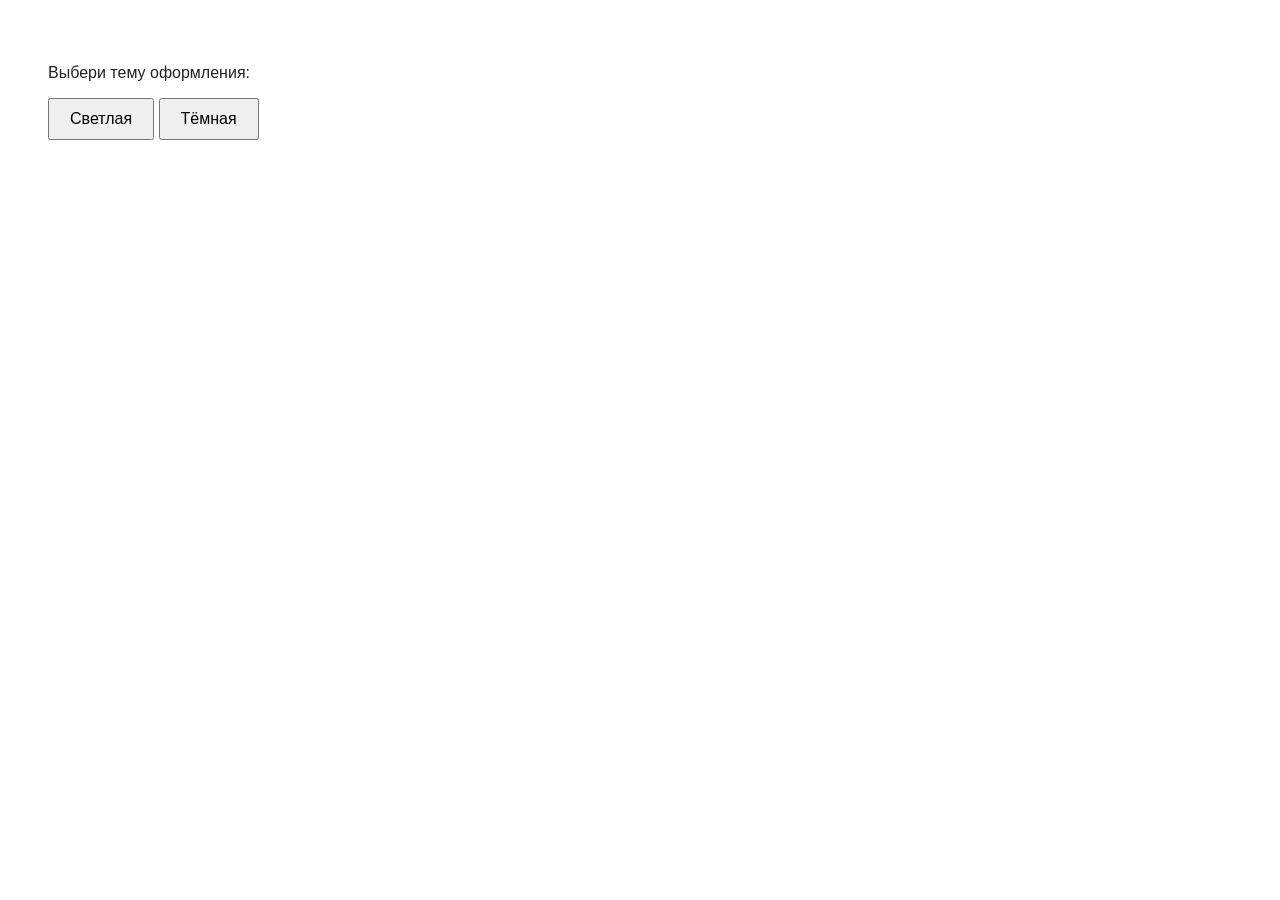
<file: FrontEndРазработка/Практика3/index.html>
<!DOCTYPE html>
<html lang="ru">
<head>
  <meta charset="UTF-8">
  <title>Практика 3</title>
  <link rel="stylesheet" href="style.css">
</head>
<body>
  <p>Выбери тему оформления:</p>

  <button id="light">Светлая</button>
  <button id="dark">Тёмная</button>

  <script src="script.js"></script>
</body>
</html>
</file>
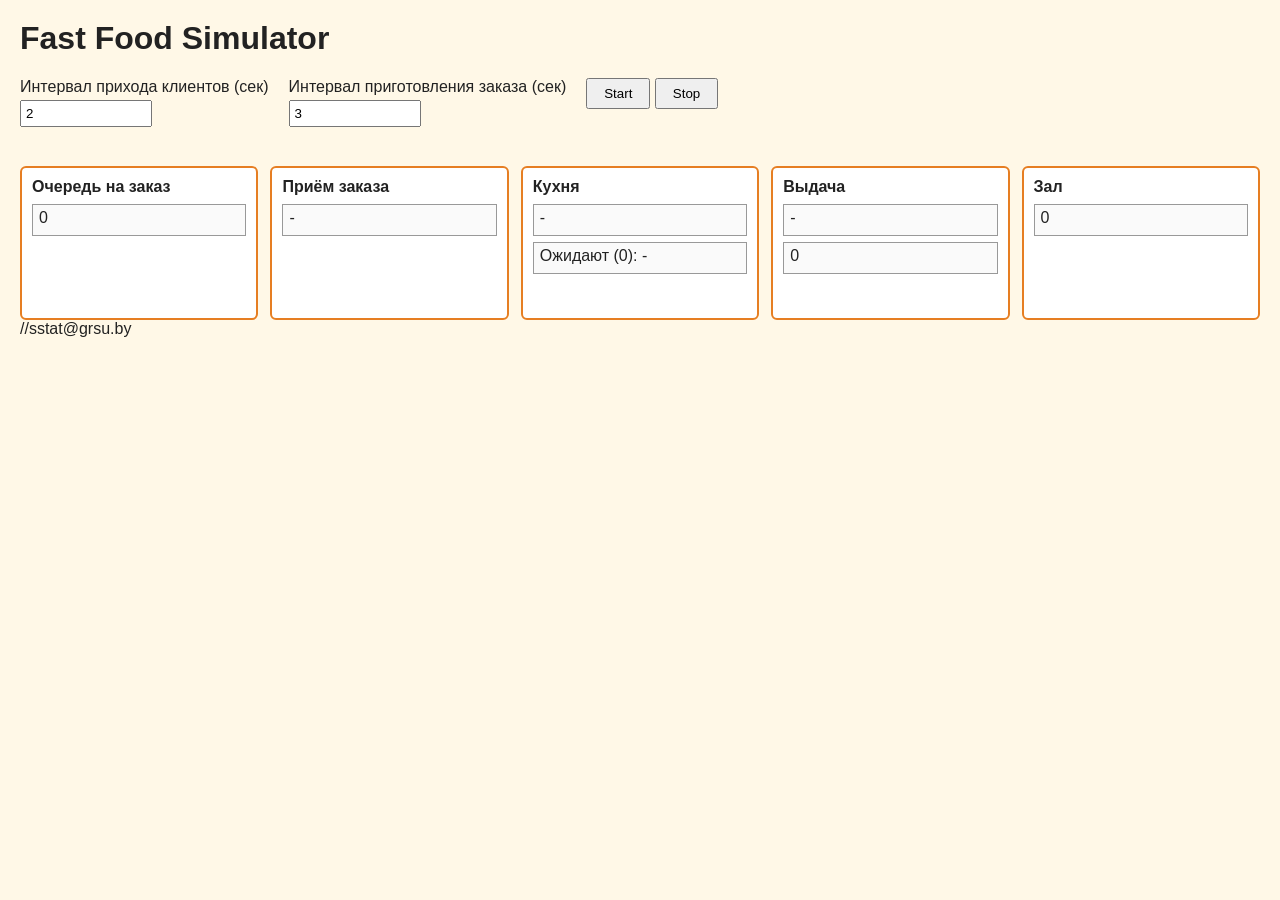
<file: Объектно-ориентированные технологии программирования и стандарты проектирования/Lab1/index.html>
<!DOCTYPE html>
<html lang="ru">
<head>
<meta charset="UTF-8">
<meta name="viewport" content="width=device-width, initial-scale=1">
<title>Fast Food Simulator</title>
<link rel="stylesheet" href="style.css">
</head>
<body>
<h1>Fast Food Simulator</h1>

<div class="controls">
  <div>
    <label for="arrival">Интервал прихода клиентов (сек)</label>
    <input id="arrival" type="text" value="2">
    <div class="error" id="arrivalError"></div>
  </div>
  <div>
    <label for="cook">Интервал приготовления заказа (сек)</label>
    <input id="cook" type="text" value="3">
    <div class="error" id="cookError"></div>
  </div>
  <div>
    <button id="start">Start</button>
    <button id="stop">Stop</button>
  </div>
</div>

<div class="areas">
  <div class="area">
    <h2>Очередь на заказ</h2>
    <div class="box" id="lineCount">0</div>
    <div class="visual" id="lineVisual"></div>
  </div>
  <div class="area">
    <h2>Приём заказа</h2>
    <div class="box" id="takingOrder">-</div>
    <div class="visual" id="takerVisual"></div>
  </div>
  <div class="area">
    <h2>Кухня</h2>
    <div class="box" id="cooking">-</div>
    <div class="box" id="waiting">Ожидают (0): -</div>
    <div class="visual" id="kitchenVisual"></div>
  </div>
  <div class="area">
    <h2>Выдача</h2>
    <div class="box" id="pickup">-</div>
    <div class="box" id="servingCount">0</div>
    <div class="visual" id="servingVisual"></div>
  </div>
  <div class="area">
    <h2>Зал</h2>
    <div class="box" id="diningCount">0</div>
    <div class="visual" id="diningVisual"></div>
  </div>
</div>

<script src="state.js"></script>
<script src="utils.js"></script>
<script src="validation.js"></script>
<script src="ui.js"></script>
<script src="actors.js"></script>
<script src="main.js"></script>
</body>
</html>

//sstat@grsu.by
</file>
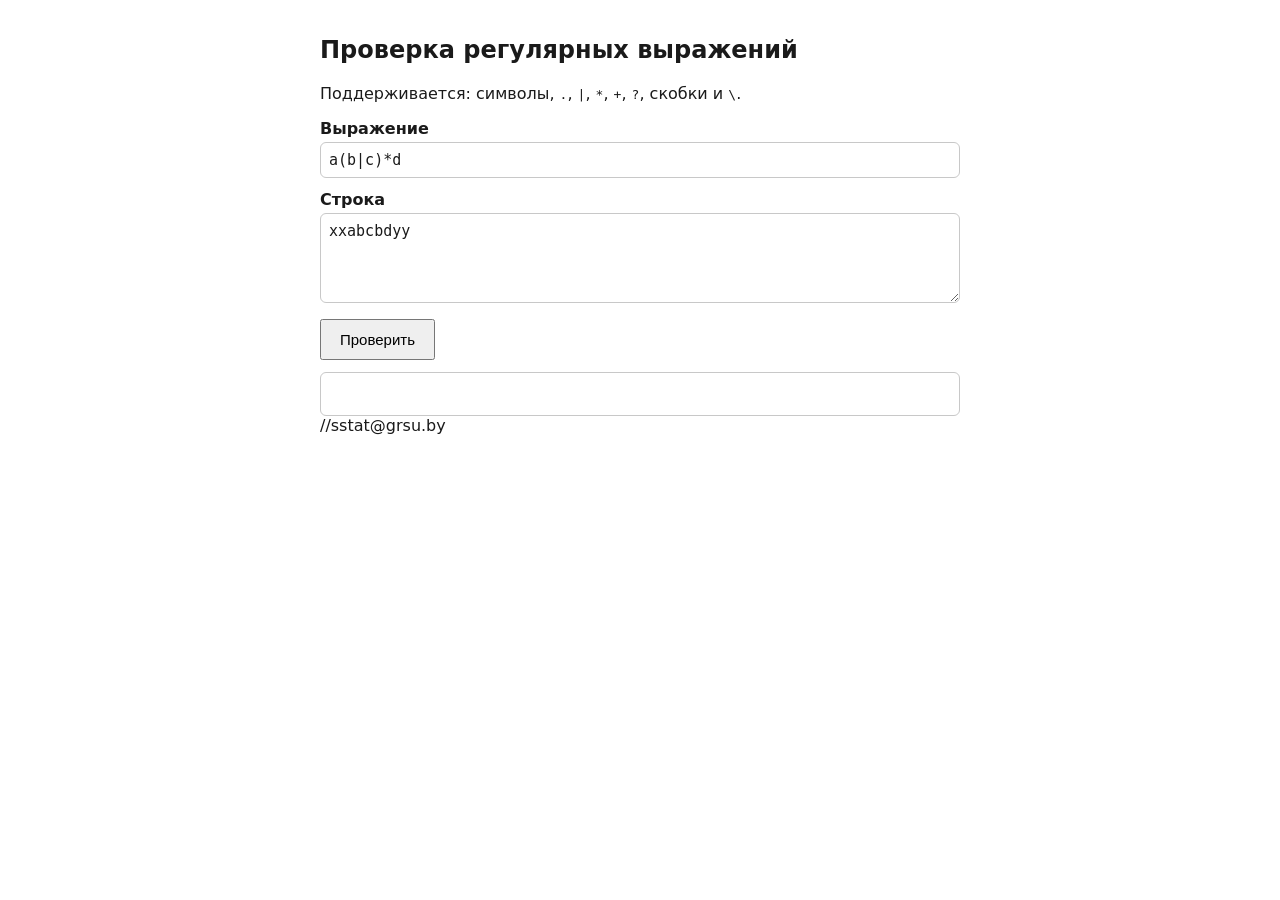
<file: Объектно-ориентированные технологии программирования и стандарты проектирования/Lab2/index.html>
<!DOCTYPE html>
<html lang="ru">
<head>
<meta charset="utf-8">
<meta name="viewport" content="width=device-width, initial-scale=1">
<title>Проверка регулярных выражений</title>
<link rel="stylesheet" href="style.css">
</head>
<body>  
<h2>Проверка регулярных выражений</h2>
<p>Поддерживается: символы, <code>.</code>, <code>|</code>, <code>*</code>, <code>+</code>, <code>?</code>, скобки и <code>\</code>.</p>
 
<label for="pattern">Выражение</label>
<input id="pattern" value="a(b|c)*d">
 
<label for="text">Строка</label>
<textarea id="text" rows="4">xxabcbdyy</textarea>
 
<button id="btn">Проверить</button>
<div id="status"></div>
<div id="result"></div>
 
<script src="parser.js"></script>
<script src="app.js"></script>
</body>
</html>
 //sstat@grsu.by
</file>
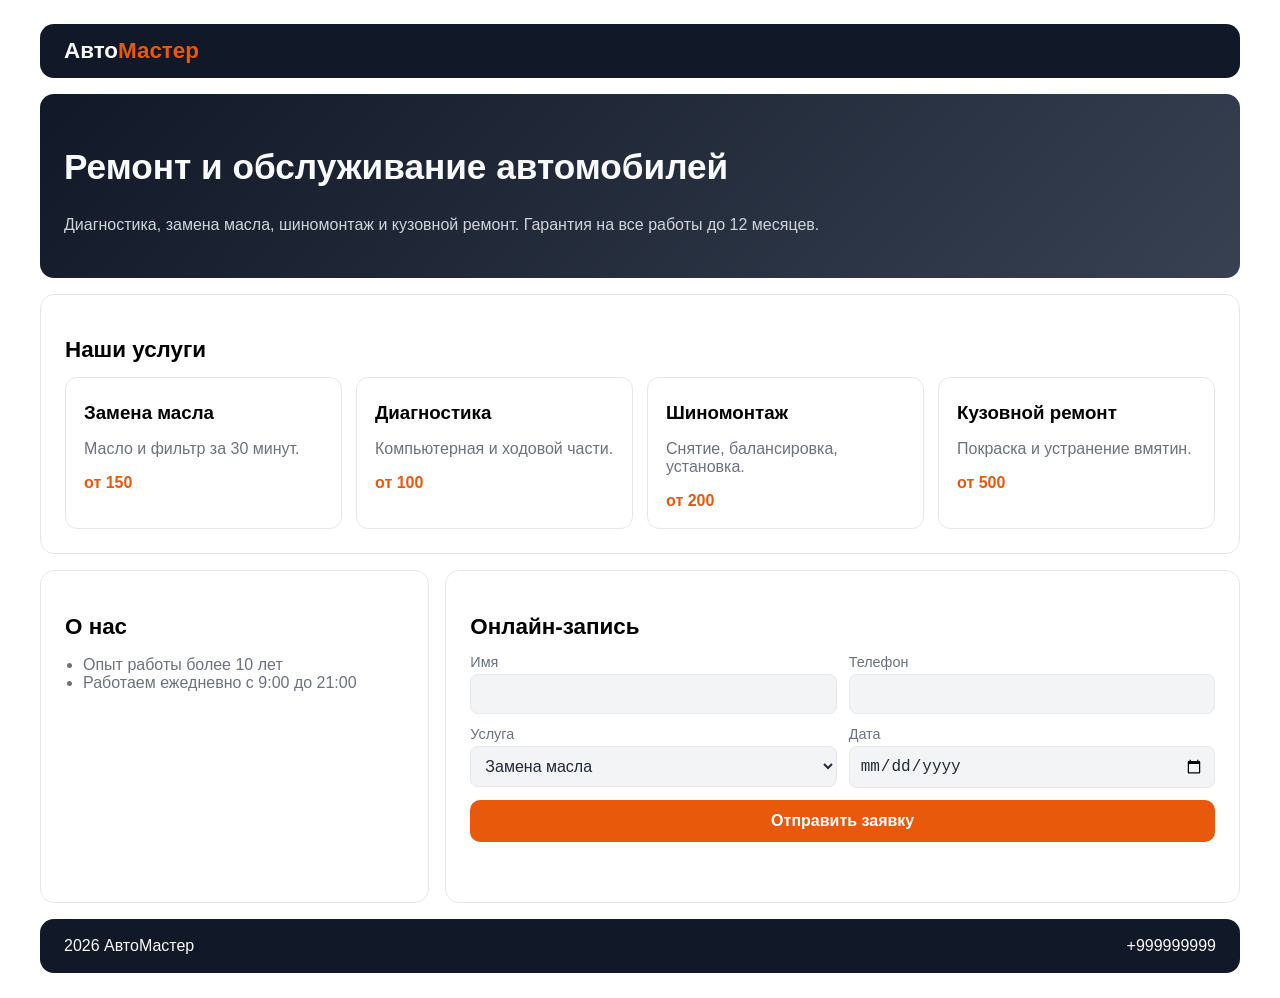
<file: РазработкаWebПриложений/Практика 3/index.html>
<!DOCTYPE html>
<html lang="ru">
<head>
<meta charset="UTF-8">
<meta name="viewport" content="width=device-width, initial-scale=1, viewport-fit=cover">
<title>Автосервис</title>
<link rel="stylesheet" href="style.css">
</head>
<body>
<div class="wrapper">

  <header class="header">
<div class="logo">Авто<span>Мастер</span></div>  </header>

  <section class="block hero">
    <h1>Ремонт и обслуживание автомобилей</h1>
    <p>Диагностика, замена масла, шиномонтаж и кузовной ремонт. Гарантия на все работы до 12 месяцев.</p>
  </section>

  <section class="block services" id="services">
    <h2>Наши услуги</h2>
    <div class="cards">
      <div class="card"><div class="ico"></div><h3>Замена масла</h3><p>Масло и фильтр за 30 минут.</p><div class="price">от 150</div></div>
      <div class="card"><div class="ico"></div><h3>Диагностика</h3><p>Компьютерная и ходовой части.</p><div class="price">от 100</div></div>
      <div class="card"><div class="ico"></div><h3>Шиномонтаж</h3><p>Снятие, балансировка, установка.</p><div class="price">от 200</div></div>
      <div class="card"><div class="ico"></div><h3>Кузовной ремонт</h3><p>Покраска и устранение вмятин.</p><div class="price">от 500</div></div>
    </div>
  </section>

  <section class="block about" id="about">
    <h2>О нас</h2>
    <ul>
      <li>Опыт работы более 10 лет</li>
      <li>Работаем ежедневно с 9:00 до 21:00</li>
    </ul>
  </section>

  <section class="block booking" id="booking">
    <h2>Онлайн-запись</h2>
    <form id="form">
      <label>Имя<input type="text" id="name" required></label>
      <label>Телефон<input type="tel" id="phone" required></label>
      <label>Услуга
        <select id="service">
          <option>Замена масла</option><option>Диагностика</option>
          <option>Шиномонтаж</option><option>Кузовной ремонт</option>
        </select>
      </label>
      <label>Дата<input type="date" id="date" required></label>
      <button class="btn wide" type="submit">Отправить заявку</button>
    </form>
    <div id="msg"></div>
  </section>

  <footer class="footer" id="footer">
    <span>2026 АвтоМастер</span>
    <span>+999999999</span>
  </footer>

</div>

<script src="script.js"></script>
</body>
</html>
</file>
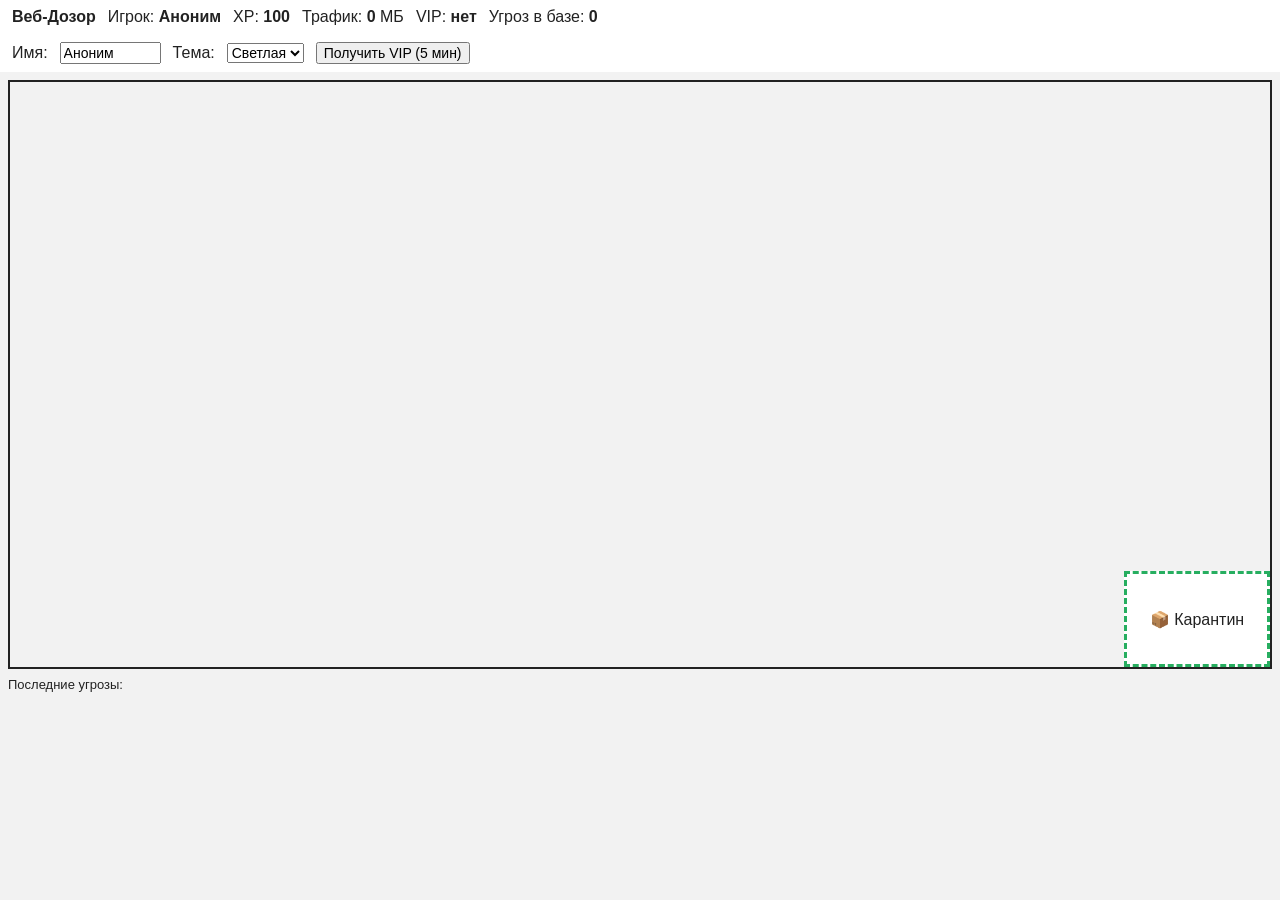
<file: РазработкаWebПриложений/Практика4/index.html>
<!DOCTYPE html>
<html lang="ru">
<head>
<meta charset="utf-8">
<meta name="viewport" content="width=device-width, initial-scale=1">
<title>Веб-Дозор: Симулятор блокировщика рекламы</title>
<link rel="stylesheet" href="style.css">
</head>
<body class="light">

<div class="panel">
  <b>Веб-Дозор</b>
  <span>Игрок: <b id="nameView"></b></span>
  <span>XP: <b id="xp"></b></span>
  <span>Трафик: <b id="traffic"></b> МБ</span>
  <span>VIP: <b id="vip"></b></span>
  <span>Угроз в базе: <b id="count">0</b></span>
</div>

<div class="panel">
  Имя: <input id="nameInput" size="10">
  Тема: <select id="theme">
    <option value="light">Светлая</option>
    <option value="dark">Тёмная</option>
  </select>
  <button id="vipBtn">Получить VIP (5 мин)</button>
</div>

<div id="game">
  <div id="quarantine">📦 Карантин</div>
</div>

<div id="logs"></div>

<div id="captcha" class="overlay">
  <div>Капча-атака! Введите код:</div>
  <div id="captchaText"></div>
  <input id="captchaInput">
  <button id="captchaBtn">Проверить</button>
  <div id="captchaMsg"></div>
</div>

<div id="over" class="overlay">
  <h2>Система заражена!</h2>
  <button id="restart">Играть снова</button>
</div>

<script src="script.js"></script>
</body>
</html>
</file>
<file: FrontEndРазработка/Практика3/style.css>
body {
  background: white;
  color: #222;
  font-family: Arial, sans-serif;
  padding: 40px;
}

body.dark {
  background: #1e1e1e;
  color: #eee;
}

button {
  padding: 10px 20px;
  font-size: 16px;
  cursor: pointer;
}
</file>
<file: Объектно-ориентированные технологии программирования и стандарты проектирования/Lab1/style.css>
body { font-family: Arial, sans-serif; margin: 20px; background: #fff8e7; color: #222; }
h1 { margin-top: 0; }
.controls { display: flex; gap: 20px; flex-wrap: wrap; align-items: flex-start; margin-bottom: 20px; }
.controls label { display: block; margin-bottom: 4px; }
.controls input { padding: 4px; width: 120px; }
.error { color: #c0392b; font-size: 13px; min-height: 16px; margin-top: 3px; }
button { padding: 6px 16px; cursor: pointer; }
.areas { display: grid; grid-template-columns: repeat(auto-fit, minmax(220px, 1fr)); gap: 12px; }
.area { background: #fff; border: 2px solid #e67e22; border-radius: 6px; padding: 10px; }
.area h2 { font-size: 16px; margin: 0 0 8px; }
.box { border: 1px solid #999; padding: 4px 6px; margin-bottom: 6px; min-height: 22px; background: #fafafa; word-break: break-word; }
.visual { font-size: 20px; min-height: 28px; word-break: break-all; }
</file>
<file: Объектно-ориентированные технологии программирования и стандарты проектирования/Lab2/style.css>
:root {
  --bg: #ffffff; --fg: #1a1a1a; --border: #c8c8c8; --mark: #ffe34d; --mark-fg: #000;
  --ok: #17692d; --warn: #9a5b00; --err: #b3261e;
}
@media (prefers-color-scheme: dark) {
  :root {
    --bg: #1b1b1b; --fg: #eeeeee; --border: #555; --mark: #b38f00; --mark-fg: #fff;
    --ok: #6fd48a; --warn: #ffb347; --err: #ff8a80;
  }
}
body { background: var(--bg); color: var(--fg); font-family: system-ui, sans-serif; max-width: 640px; margin: 0 auto; padding: 16px; }
label { display: block; margin: 12px 0 4px; font-weight: 600; }
input, textarea { width: 100%; box-sizing: border-box; padding: 8px; font: 15px monospace; background: var(--bg); color: var(--fg); border: 1px solid var(--border); border-radius: 6px; }
button { margin-top: 12px; padding: 10px 18px; font-size: 15px; cursor: pointer; }
#status { margin-top: 12px; font-weight: 600; }
#result { margin-top: 12px; padding: 8px; border: 1px solid var(--border); border-radius: 6px; white-space: pre-wrap; font-family: monospace; min-height: 2em; }
mark { background: var(--mark); color: var(--mark-fg); }
</file>
<file: РазработкаWebПриложений/Практика 3/style.css>
:root {
  box-sizing: border-box;
  padding-top: env(safe-area-inset-top, 0px);
  padding-bottom: env(safe-area-inset-bottom, 0px);
  --bg: #f3f4f6; --card: #ffffff; --text: #1f2937; --muted: #6b7280;
  --accent: #e8590c; --accent-text: #ffffff; --dark: #111827; --dark-text: #f9fafb; --line: #e5e7eb;
  color-scheme: light;
}
@media (prefers-color-scheme: dark) {
  :root:not([data-theme="light"]) {
    --bg: #0f1115; --card: #1a1d24; --text: #e5e7eb; --muted: #9ca3af;
    --accent: #ff7a2f; --accent-text: #111827; --dark: #000000; --dark-text: #f9fafb; --line: #2a2e38;
    color-scheme: dark;
  }
}
:root[data-theme="dark"] {
  --bg: #0f1115; --card: #1a1d24; --text: #e5e7eb; --muted: #9ca3af;
  --accent: #ff7a2f; --accent-text: #111827; --dark: #000000; --dark-text: #f9fafb; --line: #2a2e38;
  color-scheme: dark;
}

body { font-family: "Segoe UI", Roboto, Arial, sans-serif; }

/* компьютер и планшет*/
.wrapper {
  display: grid;
  max-width: 1200px;
  margin: 0 auto;
  padding: 16px;
  gap: 16px;
  grid-template-columns: repeat(3, 1fr);
  grid-template-areas:
    "header   header   header"
    "hero     hero     hero"
    "services services services"
    "about    booking  booking"
    "footer   footer   footer";
}
.header   { grid-area: header; }
.hero     { grid-area: hero; }
.services { grid-area: services; }
.about    { grid-area: about; }
.booking  { grid-area: booking; }
.footer   { grid-area: footer; }

.block { background: var(--card); border: 1px solid var(--line); border-radius: 14px; padding: 24px; }
h1 { font-size: 2.2rem; line-height: 1.15; margin-bottom: 12px; }
h2 { font-size: 1.4rem; margin-bottom: 14px; }
p { color: var(--muted); }

.header { display: flex; justify-content: space-between; align-items: center; background: var(--dark); color: var(--dark-text); border-radius: 14px; padding: 14px 24px; }
.logo { font-size: 1.4rem; font-weight: 700; }
.logo span { color: var(--accent); }
.burger { display: none; background: none; border: 0; color: var(--dark-text); font-size: 1.6rem; cursor: pointer; }

.hero { background: linear-gradient(135deg, var(--dark), #374151); color: var(--dark-text); border: 0; display: flex; flex-direction: column; justify-content: center; align-items: flex-start; }
.hero p { color: #d1d5db; margin-bottom: 20px; }
.btn { display: inline-block; background: var(--accent); color: var(--accent-text); border: 0; border-radius: 10px; padding: 12px 22px; font-size: 1rem; font-weight: 600; cursor: pointer; text-decoration: none; }
.btn:hover { opacity: .9; }


.cards { display: grid; grid-template-columns: repeat(auto-fit, minmax(200px, 1fr)); gap: 14px; }
.card { border: 1px solid var(--line); border-radius: 12px; padding: 18px; }
.card .ico { font-size: 1.8rem; }
.card h3 { margin: 6px 0; }
.card .price { color: var(--accent); font-weight: 700; margin-top: 6px; }

.about ul { padding-left: 18px; color: var(--muted); }

form { display: grid; grid-template-columns: 1fr 1fr; gap: 12px; }
form .wide { grid-column: 1 / -1; }
label { display: flex; flex-direction: column; gap: 4px; font-size: .9rem; color: var(--muted); }
input, select { padding: 10px; border: 1px solid var(--line); border-radius: 8px; background: var(--bg); color: var(--text); font-size: 1rem; }
#msg { margin-top: 12px; font-weight: 600; color: var(--accent); min-height: 1.5em; }

.footer { display: flex; justify-content: space-between; flex-wrap: wrap; gap: 10px; background: var(--dark); color: var(--dark-text); border-radius: 14px; padding: 18px 24px; }

/* телифон*/
@media (max-width: 700px) {
  .wrapper {
    display: flex;           
    flex-direction: column;   
    padding: 10px;
    gap: 12px;
  }
  h1 { font-size: 1.6rem; }
  .block { padding: 18px; }

  .header { flex-wrap: wrap; }
  .burger { display: block; }
  .nav { display: none; flex-direction: column; width: 100%; gap: 10px; padding-top: 12px; }
  .nav.open { display: flex; }

  .cards { display: flex; flex-direction: column; }
  form { display: flex; flex-direction: column; }
  .footer { flex-direction: column; align-items: center; text-align: center; }
}
</file>
<file: РазработкаWebПриложений/Практика4/style.css>
body.light  { --bg:#f2f2f2; --panel:#fff;    --text:#222; --ad:#fff3b0; }
body.dark   { --bg:#1b1b1b; --panel:#2a2a2a; --text:#eee; --ad:#5a5120; }

:root { --bad:#c0392b; --ok:#27ae60; }

body { margin:0; font-family:sans-serif; background:var(--bg); color:var(--text); }
.panel { background:var(--panel); padding:8px 12px; display:flex; flex-wrap:wrap; gap:12px; align-items:center; }
button, input, select { font-size:14px; }

#game { position:relative; height:65vh; overflow:hidden; border:2px solid var(--text); margin:8px; }

.ad { position:absolute; background:var(--ad); border:2px solid var(--bad); padding:6px; width:200px;
      opacity:0; transition:opacity .4s; }
.ad.visible { opacity:1; }

.toast { border-color:orange; width:170px; right:8px; animation:blink 1s infinite; }
@keyframes blink { 50% { background:var(--bad); } }

.video { width:60px; height:40px; background:#000; color:#fff; transition:opacity .4s, width 8s linear, height 8s linear; }
.video.grow { width:100%; height:100%; left:0 !important; top:0 !important; }

.trojan { width:130px; cursor:grab; transition:opacity .4s, top 8s linear; text-align:center; }

.close { float:right; background:var(--bad); color:#fff; border:0; cursor:pointer; }
.fake  { background:gray; font-size:10px; }

#quarantine { position:absolute; right:0; bottom:0; width:140px; height:90px; border:3px dashed var(--ok);
              background:var(--panel); display:flex; align-items:center; justify-content:center; z-index:50; }

.overlay { position:fixed; inset:0; background:rgba(0,0,0,.8); color:#fff; display:none;
           align-items:center; justify-content:center; flex-direction:column; gap:10px; z-index:100; }
#captchaText { font-size:32px; letter-spacing:6px; font-family:monospace; background:#fff; color:#000;
               padding:6px 14px; text-decoration:line-through; }
#logs { margin:8px; font-size:13px; }
</file>
